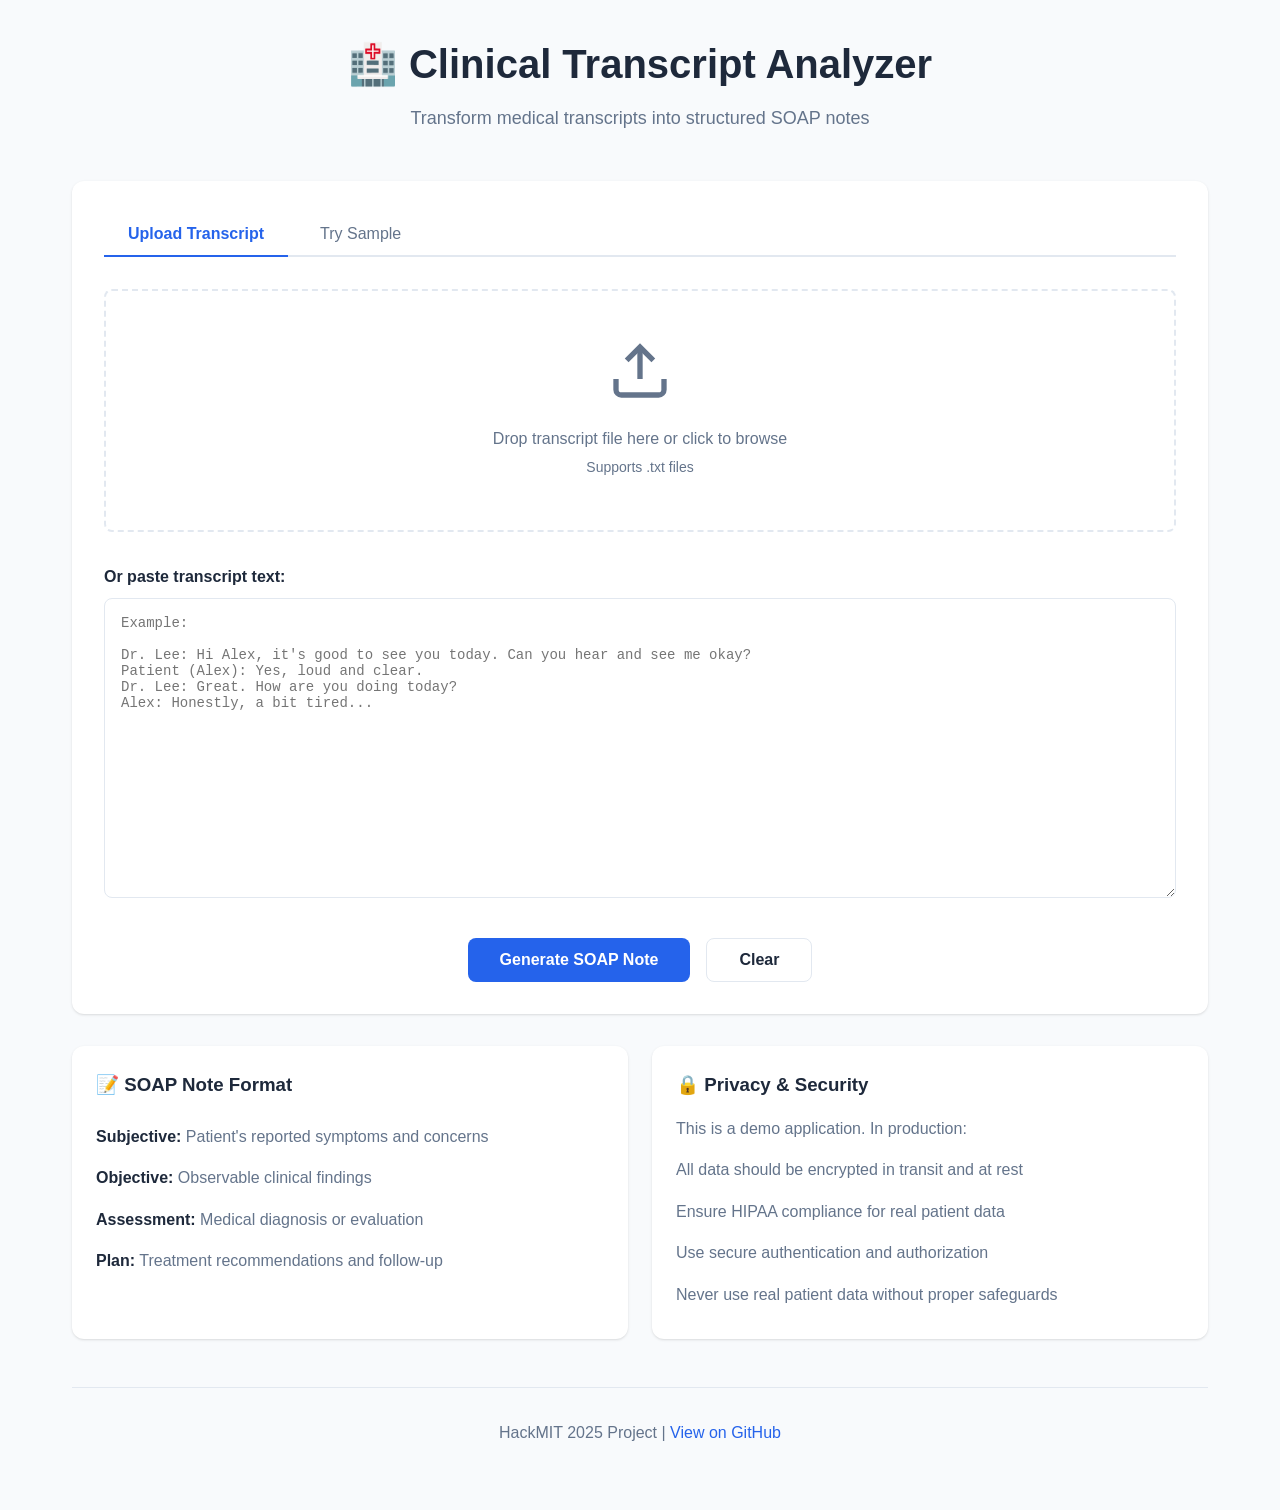
<file: frontend/index.html>
<!DOCTYPE html>
<html lang="en">
<head>
    <meta charset="UTF-8">
    <meta name="viewport" content="width=device-width, initial-scale=1.0">
    <title>Clinical Transcript Analyzer - HackMIT 2025</title>
    <link rel="stylesheet" href="styles.css">
</head>
<body>
    <div class="container">
        <header>
            <h1>🏥 Clinical Transcript Analyzer</h1>
            <p class="subtitle">Transform medical transcripts into structured SOAP notes</p>
        </header>

        <main>
            <div class="card">
                <div class="tabs">
                    <button class="tab-btn active" data-tab="upload">Upload Transcript</button>
                    <button class="tab-btn" data-tab="sample">Try Sample</button>
                </div>

                <div class="tab-content active" id="upload">
                    <div class="upload-area" id="uploadArea">
                        <svg xmlns="http://www.w3.org/2000/svg" width="64" height="64" viewBox="0 0 24 24" fill="none" stroke="currentColor" stroke-width="2">
                            <path d="M21 15v4a2 2 0 0 1-2 2H5a2 2 0 0 1-2-2v-4"></path>
                            <polyline points="17 8 12 3 7 8"></polyline>
                            <line x1="12" y1="3" x2="12" y2="15"></line>
                        </svg>
                        <p>Drop transcript file here or click to browse</p>
                        <p class="hint">Supports .txt files</p>
                        <input type="file" id="fileInput" accept=".txt" hidden>
                    </div>

                    <div class="textarea-container">
                        <label for="transcriptText">Or paste transcript text:</label>
                        <textarea id="transcriptText" placeholder="Example:&#10;&#10;Dr. Lee: Hi Alex, it's good to see you today. Can you hear and see me okay?&#10;Patient (Alex): Yes, loud and clear.&#10;Dr. Lee: Great. How are you doing today?&#10;Alex: Honestly, a bit tired..."></textarea>
                    </div>
                </div>

                <div class="tab-content" id="sample">
                    <div class="sample-info">
                        <h3>Sample Transcript</h3>
                        <p>Click the button below to load a sample telehealth appointment transcript.</p>
                        <button class="btn btn-secondary" id="loadSampleBtn">Load Sample Transcript</button>
                    </div>
                </div>

                <div class="action-buttons">
                    <button class="btn btn-primary" id="generateBtn">
                        <span class="btn-text">Generate SOAP Note</span>
                        <span class="loader" style="display: none;"></span>
                    </button>
                    <button class="btn btn-secondary" id="clearBtn">Clear</button>
                </div>
            </div>

            <div class="card result-card" id="resultCard" style="display: none;">
                <div class="result-header">
                    <h2>Generated SOAP Note</h2>
                    <div class="result-actions">
                        <button class="icon-btn" id="copyBtn" title="Copy to clipboard">
                            <svg xmlns="http://www.w3.org/2000/svg" width="20" height="20" viewBox="0 0 24 24" fill="none" stroke="currentColor" stroke-width="2">
                                <rect x="9" y="9" width="13" height="13" rx="2" ry="2"></rect>
                                <path d="M5 15H4a2 2 0 0 1-2-2V4a2 2 0 0 1 2-2h9a2 2 0 0 1 2 2v1"></path>
                            </svg>
                        </button>
                        <button class="icon-btn" id="downloadBtn" title="Download as text">
                            <svg xmlns="http://www.w3.org/2000/svg" width="20" height="20" viewBox="0 0 24 24" fill="none" stroke="currentColor" stroke-width="2">
                                <path d="M21 15v4a2 2 0 0 1-2 2H5a2 2 0 0 1-2-2v-4"></path>
                                <polyline points="7 10 12 15 17 10"></polyline>
                                <line x1="12" y1="15" x2="12" y2="3"></line>
                            </svg>
                        </button>
                    </div>
                </div>
                <div class="result-content" id="resultContent"></div>
            </div>

            <div class="info-section">
                <div class="info-card">
                    <h3>📝 SOAP Note Format</h3>
                    <ul>
                        <li><strong>Subjective:</strong> Patient's reported symptoms and concerns</li>
                        <li><strong>Objective:</strong> Observable clinical findings</li>
                        <li><strong>Assessment:</strong> Medical diagnosis or evaluation</li>
                        <li><strong>Plan:</strong> Treatment recommendations and follow-up</li>
                    </ul>
                </div>
                <div class="info-card">
                    <h3>🔒 Privacy & Security</h3>
                    <p>This is a demo application. In production:</p>
                    <ul>
                        <li>All data should be encrypted in transit and at rest</li>
                        <li>Ensure HIPAA compliance for real patient data</li>
                        <li>Use secure authentication and authorization</li>
                        <li>Never use real patient data without proper safeguards</li>
                    </ul>
                </div>
            </div>
        </main>

        <footer>
            <p>HackMIT 2025 Project | <a href="https://github.com/amoveablefeastym/HackMIT-Team-2025" target="_blank">View on GitHub</a></p>
        </footer>
    </div>

    <script src="script.js"></script>
</body>
</html>
</file>
<file: frontend/styles.css>
:root {
    --primary-color: #2563eb;
    --primary-hover: #1d4ed8;
    --secondary-color: #64748b;
    --success-color: #10b981;
    --background: #f8fafc;
    --card-bg: #ffffff;
    --text-primary: #1e293b;
    --text-secondary: #64748b;
    --border-color: #e2e8f0;
    --shadow: 0 1px 3px 0 rgb(0 0 0 / 0.1), 0 1px 2px -1px rgb(0 0 0 / 0.1);
    --shadow-lg: 0 10px 15px -3px rgb(0 0 0 / 0.1), 0 4px 6px -4px rgb(0 0 0 / 0.1);
}

* {
    margin: 0;
    padding: 0;
    box-sizing: border-box;
}

body {
    font-family: -apple-system, BlinkMacSystemFont, 'Segoe UI', 'Roboto', 'Oxygen', 'Ubuntu', 'Cantarell', 'Fira Sans', 'Droid Sans', 'Helvetica Neue', sans-serif;
    background: var(--background);
    color: var(--text-primary);
    line-height: 1.6;
}

.container {
    max-width: 1200px;
    margin: 0 auto;
    padding: 2rem;
}

header {
    text-align: center;
    margin-bottom: 3rem;
}

header h1 {
    font-size: 2.5rem;
    color: var(--text-primary);
    margin-bottom: 0.5rem;
}

.subtitle {
    font-size: 1.125rem;
    color: var(--text-secondary);
}

.card {
    background: var(--card-bg);
    border-radius: 0.75rem;
    padding: 2rem;
    box-shadow: var(--shadow);
    margin-bottom: 2rem;
}

.tabs {
    display: flex;
    gap: 0.5rem;
    margin-bottom: 2rem;
    border-bottom: 2px solid var(--border-color);
}

.tab-btn {
    padding: 0.75rem 1.5rem;
    background: none;
    border: none;
    color: var(--text-secondary);
    font-size: 1rem;
    cursor: pointer;
    position: relative;
    transition: color 0.2s;
}

.tab-btn:hover {
    color: var(--primary-color);
}

.tab-btn.active {
    color: var(--primary-color);
    font-weight: 600;
}

.tab-btn.active::after {
    content: '';
    position: absolute;
    bottom: -2px;
    left: 0;
    right: 0;
    height: 2px;
    background: var(--primary-color);
}

.tab-content {
    display: none;
}

.tab-content.active {
    display: block;
}

.upload-area {
    border: 2px dashed var(--border-color);
    border-radius: 0.5rem;
    padding: 3rem;
    text-align: center;
    cursor: pointer;
    transition: all 0.2s;
    margin-bottom: 2rem;
}

.upload-area:hover {
    border-color: var(--primary-color);
    background: #eff6ff;
}

.upload-area.drag-over {
    border-color: var(--primary-color);
    background: #eff6ff;
}

.upload-area svg {
    color: var(--text-secondary);
    margin-bottom: 1rem;
}

.upload-area p {
    color: var(--text-secondary);
    margin-bottom: 0.25rem;
}

.upload-area .hint {
    font-size: 0.875rem;
    color: var(--text-secondary);
}

.textarea-container {
    margin-bottom: 2rem;
}

.textarea-container label {
    display: block;
    font-weight: 600;
    margin-bottom: 0.5rem;
    color: var(--text-primary);
}

textarea {
    width: 100%;
    min-height: 300px;
    padding: 1rem;
    border: 1px solid var(--border-color);
    border-radius: 0.5rem;
    font-family: 'Monaco', 'Menlo', monospace;
    font-size: 0.875rem;
    resize: vertical;
    transition: border-color 0.2s;
}

textarea:focus {
    outline: none;
    border-color: var(--primary-color);
    box-shadow: 0 0 0 3px rgba(37, 99, 235, 0.1);
}

.sample-info {
    text-align: center;
    padding: 2rem;
}

.sample-info h3 {
    margin-bottom: 1rem;
}

.sample-info p {
    color: var(--text-secondary);
    margin-bottom: 1.5rem;
}

.action-buttons {
    display: flex;
    gap: 1rem;
    justify-content: center;
}

.btn {
    padding: 0.75rem 2rem;
    border: none;
    border-radius: 0.5rem;
    font-size: 1rem;
    font-weight: 600;
    cursor: pointer;
    transition: all 0.2s;
    display: flex;
    align-items: center;
    gap: 0.5rem;
}

.btn-primary {
    background: var(--primary-color);
    color: white;
}

.btn-primary:hover:not(:disabled) {
    background: var(--primary-hover);
    transform: translateY(-1px);
    box-shadow: var(--shadow-lg);
}

.btn-primary:disabled {
    opacity: 0.5;
    cursor: not-allowed;
}

.btn-secondary {
    background: var(--card-bg);
    color: var(--text-primary);
    border: 1px solid var(--border-color);
}

.btn-secondary:hover {
    background: var(--background);
}

.loader {
    width: 16px;
    height: 16px;
    border: 2px solid rgba(255, 255, 255, 0.3);
    border-top-color: white;
    border-radius: 50%;
    animation: spin 0.6s linear infinite;
}

@keyframes spin {
    to { transform: rotate(360deg); }
}

.result-card {
    animation: slideIn 0.3s ease-out;
}

@keyframes slideIn {
    from {
        opacity: 0;
        transform: translateY(20px);
    }
    to {
        opacity: 1;
        transform: translateY(0);
    }
}

.result-header {
    display: flex;
    justify-content: space-between;
    align-items: center;
    margin-bottom: 1.5rem;
    padding-bottom: 1rem;
    border-bottom: 2px solid var(--border-color);
}

.result-header h2 {
    color: var(--text-primary);
}

.result-actions {
    display: flex;
    gap: 0.5rem;
}

.icon-btn {
    padding: 0.5rem;
    background: var(--background);
    border: 1px solid var(--border-color);
    border-radius: 0.375rem;
    cursor: pointer;
    transition: all 0.2s;
    display: flex;
    align-items: center;
    justify-content: center;
}

.icon-btn:hover {
    background: var(--card-bg);
    border-color: var(--primary-color);
    color: var(--primary-color);
}

.icon-btn svg {
    display: block;
}

.result-content {
    background: var(--background);
    padding: 1.5rem;
    border-radius: 0.5rem;
    font-family: 'Monaco', 'Menlo', monospace;
    font-size: 0.875rem;
    line-height: 1.8;
    white-space: pre-wrap;
    overflow-x: auto;
}

.info-section {
    display: grid;
    grid-template-columns: repeat(auto-fit, minmax(300px, 1fr));
    gap: 1.5rem;
    margin: 2rem 0;
}

.info-card {
    background: var(--card-bg);
    border-radius: 0.75rem;
    padding: 1.5rem;
    box-shadow: var(--shadow);
}

.info-card h3 {
    margin-bottom: 1rem;
    color: var(--text-primary);
}

.info-card ul {
    list-style: none;
    padding: 0;
}

.info-card li {
    padding: 0.5rem 0;
    color: var(--text-secondary);
}

.info-card li strong {
    color: var(--text-primary);
}

.info-card p {
    color: var(--text-secondary);
    margin-bottom: 0.5rem;
}

footer {
    text-align: center;
    padding: 2rem 0;
    color: var(--text-secondary);
    border-top: 1px solid var(--border-color);
    margin-top: 3rem;
}

footer a {
    color: var(--primary-color);
    text-decoration: none;
}

footer a:hover {
    text-decoration: underline;
}

@media (max-width: 768px) {
    .container {
        padding: 1rem;
    }

    header h1 {
        font-size: 2rem;
    }

    .card {
        padding: 1.5rem;
    }

    .action-buttons {
        flex-direction: column;
    }

    .btn {
        width: 100%;
        justify-content: center;
    }

    .result-header {
        flex-direction: column;
        align-items: flex-start;
        gap: 1rem;
    }
}
</file>
